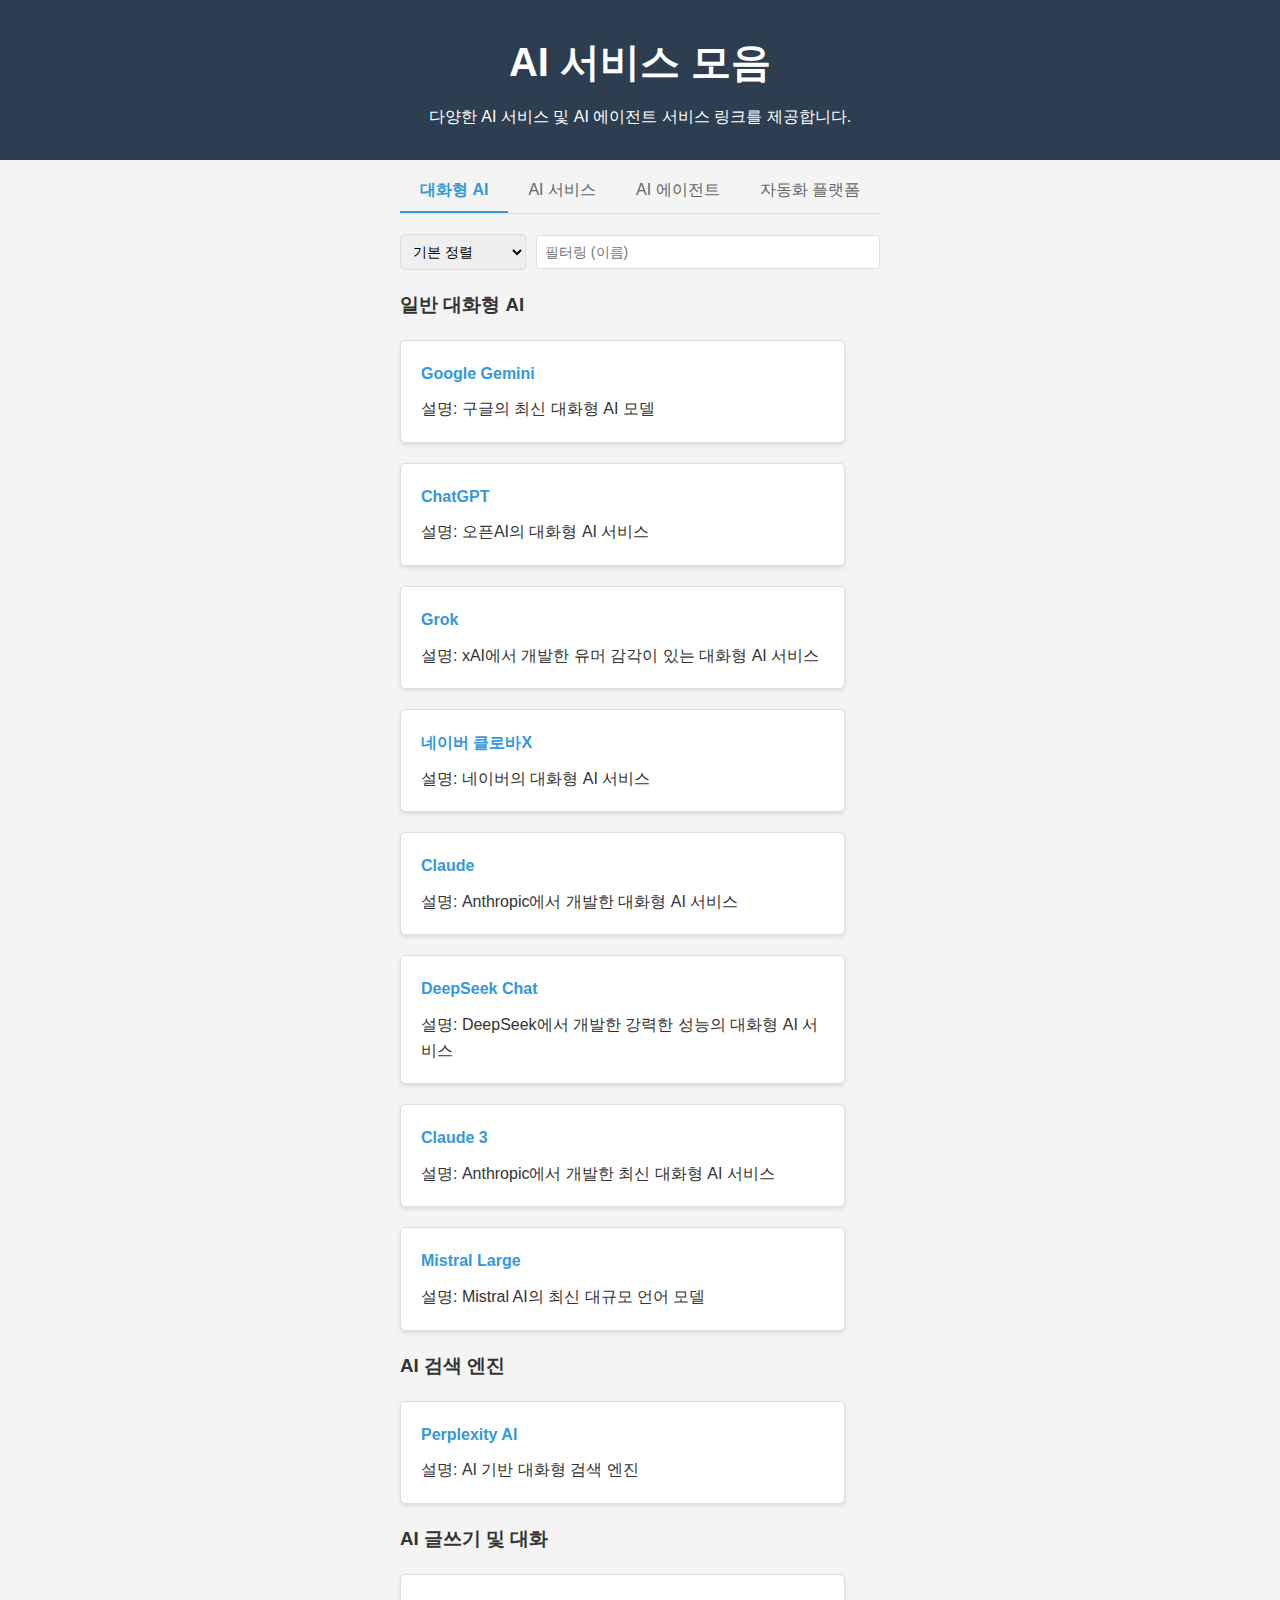
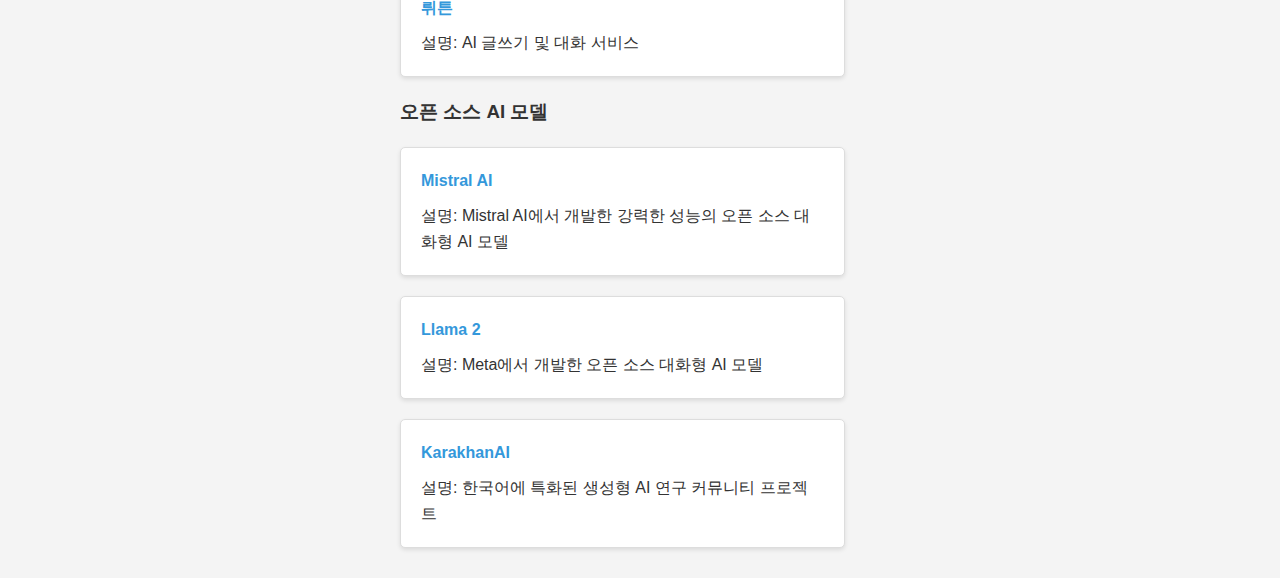
<file: index.html>
<!DOCTYPE html>
<html lang="ko" id="htmlTag">

<head>
    <meta charset="UTF-8">
    <meta name="viewport" content="width=device-width, initial-scale=1.0">
    <meta http-equiv="Cache-Control" content="no-cache, no-store, must-revalidate">
    <meta http-equiv="Pragma" content="no-cache">
    <meta http-equiv="Expires" content="0">
    <title>AI 서비스 & AI 에이전트 서비스 모음</title>
    <link rel="stylesheet" href="style.css?v=20250310" type="text/css">
    <script src="script.js?v=20250307" type="text/javascript" defer></script>
    <!-- Google tag (gtag.js) -->
    <script async src="https://www.googletagmanager.com/gtag/js?id=G-CDKL8XRGP4"></script>
    <script>
        window.dataLayer = window.dataLayer || [];
        function gtag() { dataLayer.push(arguments); }
        gtag('js', new Date());
        gtag('config', 'G-CDKL8XRGP4');
    </script>
</head>

<body>
    <div class="loading-overlay" id="loadingOverlay">
        <div class="loading-spinner"></div>
    </div>
    <!-- <div class="language-select-container">
        <select id="languageSelect">
            <option value="ko">한국어</option>
            <option value="en">English</option>
        </select>
    </div> -->
    <header>
        <div class="container">
            <h1 data-i18n="title">AI 서비스 모음</h1>
            <p data-i18n="description">다양한 AI 서비스 및 AI 에이전트 서비스 링크를 제공합니다.</p>
        </div>
    </header>
    <main class="container">
        <div class="tab-menu">
            <div class="tab-buttons">
                <button class="tab-button active" data-tab="conversational_ai" data-i18n="conversational_ai">대화형
                    AI</button>
                <button class="tab-button" data-tab="ai_services" data-i18n="ai_services">AI 서비스</button>
                <button class="tab-button" data-tab="ai_agents" data-i18n="ai_agents">AI 에이전트</button>
                <button class="tab-button" data-tab="automation_platforms" data-i18n="automation_platforms">자동화
                    플랫폼</button>
            </div>
            <select class="tab-select" data-i18n="tab_select">
                <option value="" disabled selected hidden data-i18n="tab_select_placeholder">탭 선택</option>
                <option value="conversational_ai" data-i18n="conversational_ai">대화형 AI</option>
                <option value="ai_services" data-i18n="ai_services">AI 서비스</option>
                <option value="ai_agents" data-i18n="ai_agents">AI 에이전트</option>
                <option value="automation_platforms" data-i18n="automation_platforms">자동화 플랫폼</option>
                </option>
            </select>
        </div>
        <div class="sort-filter-container">
            <select id="sortSelect">
                <option value="default" data-i18n="sort_default">기본 정렬</option>
                <option value="asc" data-i18n="sort_asc">이름 오름차순</option>
                <option value="desc" data-i18n="sort_desc">이름 내림차순</option>
            </select>
            <input type="text" id="filterInput" placeholder="필터링 (이름)" data-i18n="filter_placeholder">
        </div>
        <div class="tab-container">
            <section class="tab-content active" id="conversational_ai">
                <div class="service-list">
                    <h3 class="service-list-title" data-i18n="general_conversational_ai">일반 대화형 AI</h3>
                    <div class="service-item conversational-ai general">
                        <a href="https://gemini.google.com/" target="_blank">Google Gemini</a>
                        <p data-i18n="gemini_description">설명: 구글의 최신 대화형 AI 모델</p>
                    </div>
                    <div class="service-item conversational-ai general">
                        <a href="https://chat.openai.com/" target="_blank">ChatGPT</a>
                        <p data-i18n="chatgpt_description">설명: 오픈AI의 대화형 AI 서비스</p>
                    </div>
                    <div class="service-item conversational-ai general">
                        <a href="https://x.ai/" target="_blank">Grok</a>
                        <p data-i18n="grok_description">설명: xAI에서 개발한 유머 감각이 있는 대화형 AI 서비스</p>
                    </div>
                    <div class="service-item conversational-ai general">
                        <a href="https://clova-x.naver.com/" target="_blank">네이버 클로바X</a>
                        <p data-i18n="clova_description">설명: 네이버의 대화형 AI 서비스</p>
                    </div>
                    <div class="service-item conversational-ai general">
                        <a href="https://claude.ai/" target="_blank">Claude</a>
                        <p data-i18n="claude_description">설명: Anthropic에서 개발한 대화형 AI 서비스</p>
                    </div>
                    <div class="service-item conversational-ai general">
                        <a href="https://chat.deepseek.com/" target="_blank">DeepSeek Chat</a>
                        <p data-i18n="deepseek_description">설명: DeepSeek에서 개발한 강력한 성능의 대화형 AI 서비스</p>
                    </div>
                    <div class="service-item conversational-ai general">
                        <a href="https://chat.anthropic.com/" target="_blank">Claude 3</a>
                        <p data-i18n="claude3_description">설명: Anthropic에서 개발한 최신 대화형 AI 서비스</p>
                    </div>
                    <div class="service-item conversational-ai general">
                        <a href="https://chat.mistral.ai/" target="_blank">Mistral Large</a>
                        <p data-i18n="mistral_large_description">설명: Mistral AI의 최신 대규모 언어 모델</p>
                    </div>
                    <h3 class="service-list-title" data-i18n="ai_search_engine">AI 검색 엔진</h3>
                    <div class="service-item conversational-ai search">
                        <a href="https://www.perplexity.ai/" target="_blank">Perplexity AI</a>
                        <p data-i18n="perplexity_description">설명: AI 기반 대화형 검색 엔진</p>
                    </div>
                    <h3 class="service-list-title" data-i18n="ai_write_and_conversation">AI 글쓰기 및 대화</h3>
                    <div class="service-item conversational-ai write">
                        <a href="https://wrtn.ai/" target="_blank">뤼튼</a>
                        <p data-i18n="wrtn_description">설명: AI 글쓰기 및 대화 서비스</p>
                    </div>

                    <h3 class="service-list-title" data-i18n="opensource_ai_model">오픈 소스 AI 모델</h3>
                    <div class="service-item conversational-ai open-source">
                        <a href="https://mistral.ai/" target="_blank">Mistral AI</a>
                        <p data-i18n="mistral_description">설명: Mistral AI에서 개발한 강력한 성능의 오픈 소스 대화형 AI 모델</p>
                    </div>
                    <div class="service-item conversational-ai open-source">
                        <a href="https://llama.meta.com/" target="_blank">Llama 2</a>
                        <p data-i18n="llama2_description">설명: Meta에서 개발한 오픈 소스 대화형 AI 모델</p>
                    </div>
                    <div class="service-item conversational-ai open-source">
                        <a href="https://karakhan.ai/" target="_blank">KarakhanAI</a>
                        <p data-i18n="karakhan_description">설명: 한국어에 특화된 생성형 AI 연구 커뮤니티 프로젝트</p>
                    </div>
                </div>
            </section>
            <section class="tab-content" id="ai_services">
                <div class="service-list">
                    <h3 class="service-list-title" data-i18n="code_assistant">코드 어시스턴트</h3>
                    <div class="service-item ai-service code-assistant">
                        <a href="https://codeassist.google/products/business" target="_blank">Gemini Code Assist</a>
                        <p data-i18n="gemini_code_assist_description">설명: 구글의 AI 기반 코딩 지원 서비스</p>
                    </div>
                    <div class="service-item ai-service code-assistant">
                        <a href="https://github.com/features/copilot" target="_blank">GitHub Copilot</a>
                        <p data-i18n="github_copilot_description">설명: GitHub의 AI 기반 코딩 지원 서비스</p>
                    </div>
                    <div class="service-item ai-service code-assistant">
                        <a href="https://www.tabnine.com/" target="_blank">Tabnine</a>
                        <p data-i18n="tabnine_description">설명: AI 기반 자동 코드 완성 서비스</p>
                    </div>
                    <div class="service-item ai-service code-assistant">
                        <a href="https://aws.amazon.com/ko/codewhisperer/" target="_blank">AWS CodeWhisperer</a>
                        <p data-i18n="aws_codewhisperer_description">설명: AI 기반 코딩 서비스</p>
                    </div>
                    <div class="service-item ai-service code-assistant">
                        <a href="https://www.codeium.com/" target="_blank">Codeium</a>
                        <p data-i18n="codeium_description">설명: AI 기반 코드 완성 및 코드 생성 서비스</p>
                    </div>
                    <div class="service-item ai-service code-assistant">
                        <a href="https://www.amazonq.com/" target="_blank">Amazon Q</a>
                        <p data-i18n="amazon_q_description">설명: AWS의 AI 기반 코딩 어시스턴트</p>
                    </div>
                    <div class="service-item ai-service code-assistant">
                        <a href="https://www.replit.com/ai" target="_blank">Replit AI</a>
                        <p data-i18n="replit_ai_description">설명: Replit의 AI 기반 코딩 지원 서비스</p>
                    </div>
                    <h3 class="service-list-title" data-i18n="medical_imaging">의료 영상 분석</h3>
                    <div class="service-item ai-service medical-imaging">
                        <a href="https://lunit.io/products/lunit-insight-cxr" target="_blank">루닛 인사이트 CXR</a>
                        <p data-i18n="lunit_description">설명: 흉부 엑스레이 영상 분석 AI 서비스</p>
                    </div>
                    <h3 class="service-list-title" data-i18n="multimedia_edit">멀티미디어 편집</h3>
                    <div class="service-item ai-service multimedia-edit">
                        <a href="https://www.supertone.ai/" target="_blank">수퍼톤</a>
                        <p data-i18n="supertone_description">설명: AI 기반 음성 편집 서비스</p>
                    </div>
                    <div class="service-item ai-service multimedia-edit">
                        <a href="https://vrew.voyagerx.com/" target="_blank">브루</a>
                        <p data-i18n="vrew_description">설명: 영상 편집 자동화 AI 서비스</p>
                    </div>
                    <div class="service-item ai-service multimedia-edit">
                        <a href="https://touniverse.com/service/image-generation" target="_blank">Uni AI 이미지 생성</a>
                        <p data-i18n="uni_description">설명: AI 이미지 생성 서비스</p>
                    </div>
                    <div class="service-item ai-service multimedia-edit">
                        <a href="https://kr.kakaobrain.com/minidol" target="_blank">미니돌</a>
                        <p data-i18n="minidol_description">설명: AI 기반 이미지 편집 서비스</p>
                    </div>
                    <div class="service-item ai-service multimedia-edit">
                        <a href="https://www.runwayml.com/" target="_blank">Runway</a>
                        <p data-i18n="runway_description">설명: AI 기반 영상 생성 및 편집 서비스</p>
                    </div>
                    <div class="service-item ai-service multimedia-edit">
                        <a href="https://www.descript.com/" target="_blank">Descript</a>
                        <p data-i18n="descript_description">설명: AI 기반 오디오/비디오 편집 서비스</p>
                    </div>
                    <h3 class="service-list-title" data-i18n="security_detection">보안 탐지</h3>
                    <div class="service-item ai-service security-detection">
                        <a href="https://lablup.com/ko/mindsweeper/" target="_blank">마인드스위퍼</a>
                        <p data-i18n="mindsweeper_description">설명: AI 기반 악성코드 탐지 서비스</p>
                    </div>
                </div>
            </section>
            <section class="tab-content" id="ai_agents">
                <div class="service-list">
                    <h3 class="service-list-title" data-i18n="general_ai_agents">일반 AI 에이전트</h3>
                    <div class="service-item ai-agent general-agent">
                        <a href="https://openai.com/blog/function-calling-and-other-api-updates" target="_blank">오픈AI
                            에이전트</a>
                        <p data-i18n="openai_agent_description">설명: 오픈AI의 AI 에이전트 서비스</p>
                    </div>
                    <h3 class="service-list-title" data-i18n="autonomous_ai_agents">자율 AI 에이전트</h3>
                    <div class="service-item ai-agent autonomous-agent">
                        <a href="https://github.com/Significant-Gravitas/Auto-GPT" target="_blank">Auto-GPT</a>
                        <p data-i18n="auto_gpt_description">설명: 자율적으로 목표를 수행하는 AI 에이전트</p>
                    </div>
                    <div class="service-item ai-agent autonomous-agent">
                        <a href="https://github.com/yoheinakajima/babyagi" target="_blank">BabyAGI</a>
                        <p data-i18n="babyagi_description">설명: 작업 기반 AI 에이전트</p>
                    </div>
                    <h3 class="service-list-title" data-i18n="coding_ai_agents">코딩 AI 에이전트</h3>
                    <div class="service-item ai-agent coding-agent">
                        <a href="https://github.com/e2b-dev/e2b" target="_blank">E2B</a>
                        <p data-i18n="e2b_description">설명: 코딩 AI 에이전트</p>
                    </div>
                    <h3 class="service-list-title" data-i18n="multimodal_ai_agents">멀티모달 AI 에이전트</h3>
                    <div class="service-item ai-agent multimodal-agent">
                        <a href="https://github.com/microsoft/JARVIS" target="_blank">JARVIS</a>
                        <p data-i18n="jarvis_description">설명: 멀티모달 AI 에이전트</p>
                    </div>
                    <h3 class="service-list-title" data-i18n="framework_ai_agents">AI Agent Framework</h3>
                    <div class="service-item ai-agent framework-ai-agent">
                        <a href="https://github.com/crewAIInc/crewAI" target="_blank">CrewAI</a>
                        <p data-i18n="crewai_description">설명: João Moura가 만든 오픈소스 다중 에이전트 오케스트레이션 프레임워크</p>
                    </div>
                    <div class="service-item ai-agent framework-ai-agent">
                        <a href="https://github.com/microsoft/autogen" target="_blank">AutoGen</a>
                        <p data-i18n="autogen_description">설명: Microsoft에서 개발한 오픈소스 프레임워크</p>
                    </div>
                    <div class="service-item ai-agent framework-ai-agent">
                        <a href="https://github.com/langchain-ai/langgraph" target="_blank">LangGraph</a>
                        <p data-i18n="lang_graph_description">설명: LangChain 생태계에서 파생된 프레임워크</p>
                    </div>
                    <div class="service-item ai-agent framework-ai-agent">
                        <a href="https://github.com/openai/swarm" target="_blank">OpenAI Swarm</a>
                        <p data-i18n="openai_swam_description">설명: OpenAI에서 개발한 경량 프레임워크</p>
                    </div>
                    <div class="service-item ai-agent framework-ai-agent">
                        <a href="https://github.com/agno-agi/agno" target="_blank">Phidata</a>
                        <p data-i18n="phidata_description">설명: 장기 기억, 문맥 지식, 작업 실행 능력을 갖춘 AI 어시스턴트를 구축하기 위한 프레임워크</p>
                    </div>
                    <div class="service-item ai-agent framework-ai-agent">
                        <a href="https://github.com/TransformerOptimus/SuperAGI" target="_blank">SuperAGI</a>
                        <p data-i18n="superagi_description">설명: 자율적이고 효율적인 AI 에이전트를 만들기 위한 오픈소스 프레임워크</p>
                    </div>
                    <div class="service-item ai-agent framework-ai-agent">
                        <a href="https://github.com/OpenBMB/AgentVerse" target="_blank">AgentVerse</a>
                        <p data-i18n="agentverse_description">설명: 다중 에이전트 시뮬레이션을 위한 프레임워크</p>
                    </div>
                    <div class="service-item ai-agent framework-ai-agent">
                        <a href="https://github.com/OpenBMB/OpenAgents" target="_blank">OpenAgents</a>
                        <p data-i18n="openagents_description">설명: 웹 브라우징, 데이터 분석, 파이썬 코딩을 지원하는 오픈소스 AI 에이전트</p>
                    </div>
                    <div class="service-item ai-agent framework-ai-agent">
                        <a href="https://github.com/OpenBMB/CPM-Bee" target="_blank">CPM-Bee</a>
                        <p data-i18n="cpm_bee_description">설명: 중국어와 영어를 지원하는 오픈소스 대규모 언어 모델</p>
                    </div>
                </div>
            </section>
            <section class="tab-content" id="automation_platforms">
                <div class="service-list">
                    <div class="service-item automation-platform">
                        <a href="https://www.make.com/" target="_blank">Make (이전의 Integromat)</a>
                        <p data-i18n="make_description">설명: 다양한 앱과 서비스를 연결하여 워크플로우를 자동화하는 플랫폼</p>
                    </div>
                    <div class="service-item automation-platform">
                        <a href="https://zapier.com/" target="_blank">Zapier</a>
                        <p data-i18n="zapier_description">설명: 웹 애플리케이션 연결 및 자동화 플랫폼</p>
                    </div>
                    <div class="service-item automation-platform">
                        <a href="https://n8n.io/" target="_blank">n8n</a>
                        <p data-i18n="n8n_description">설명: 오픈 소스 워크플로우 자동화 도구</p>
                    </div>
                    <div class="service-item automation-platform">
                        <a href="https://ifttt.com/" target="_blank">IFTTT</a>
                        <p data-i18n="ifttt_description">설명: 다양한 앱과 기기를 연결하여 자동화하는 플랫폼</p>
                    </div>
                    <div class="service-item automation-platform">
                        <a href="https://www.automationanywhere.com/" target="_blank">Automation Anywhere</a>
                        <p data-i18n="automation_anywhere_description">설명: AI 기반 RPA 자동화 플랫폼</p>
                    </div>
                    <div class="service-item automation-platform">
                        <a href="https://www.uipath.com/" target="_blank">UiPath</a>
                        <p data-i18n="uipath_description">설명: AI 기반 RPA 자동화 플랫폼</p>
                    </div>
                </div>
            </section>
        </div>
    </main>
</body>

</html>
</file>
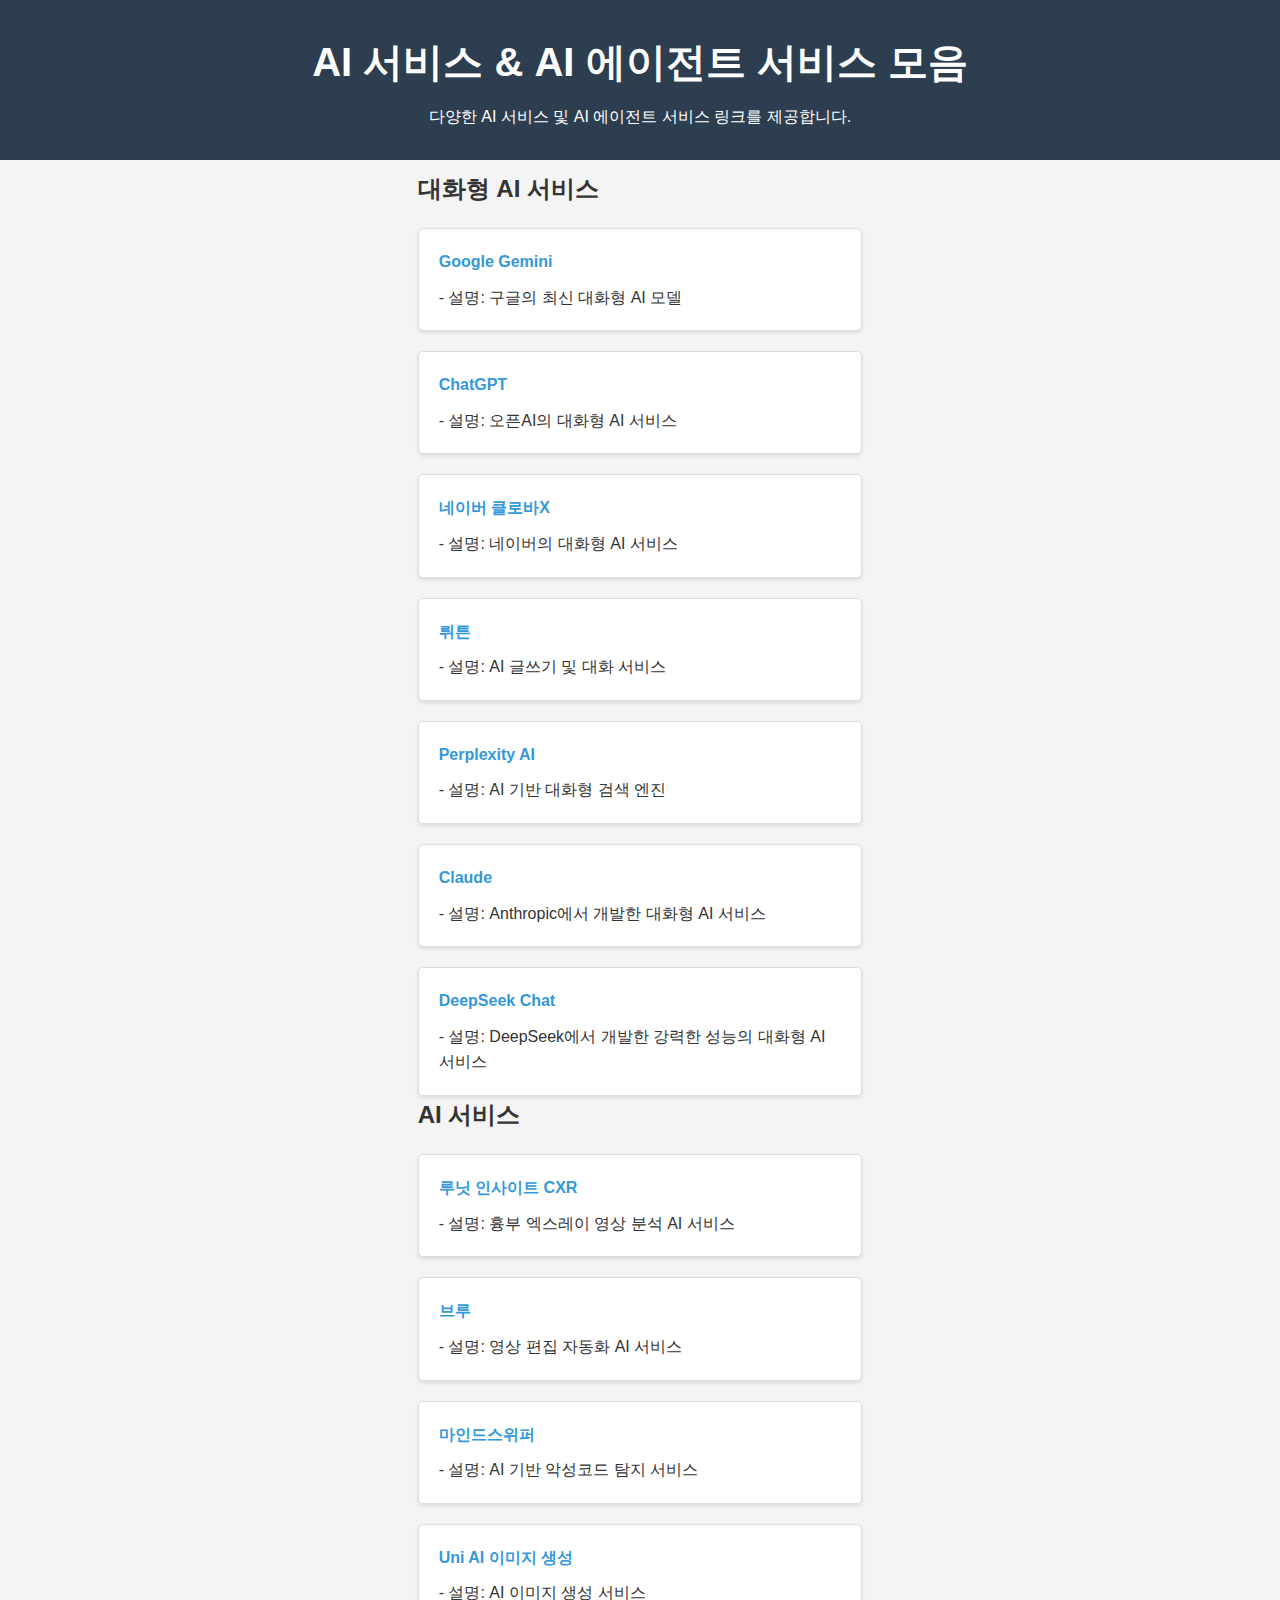
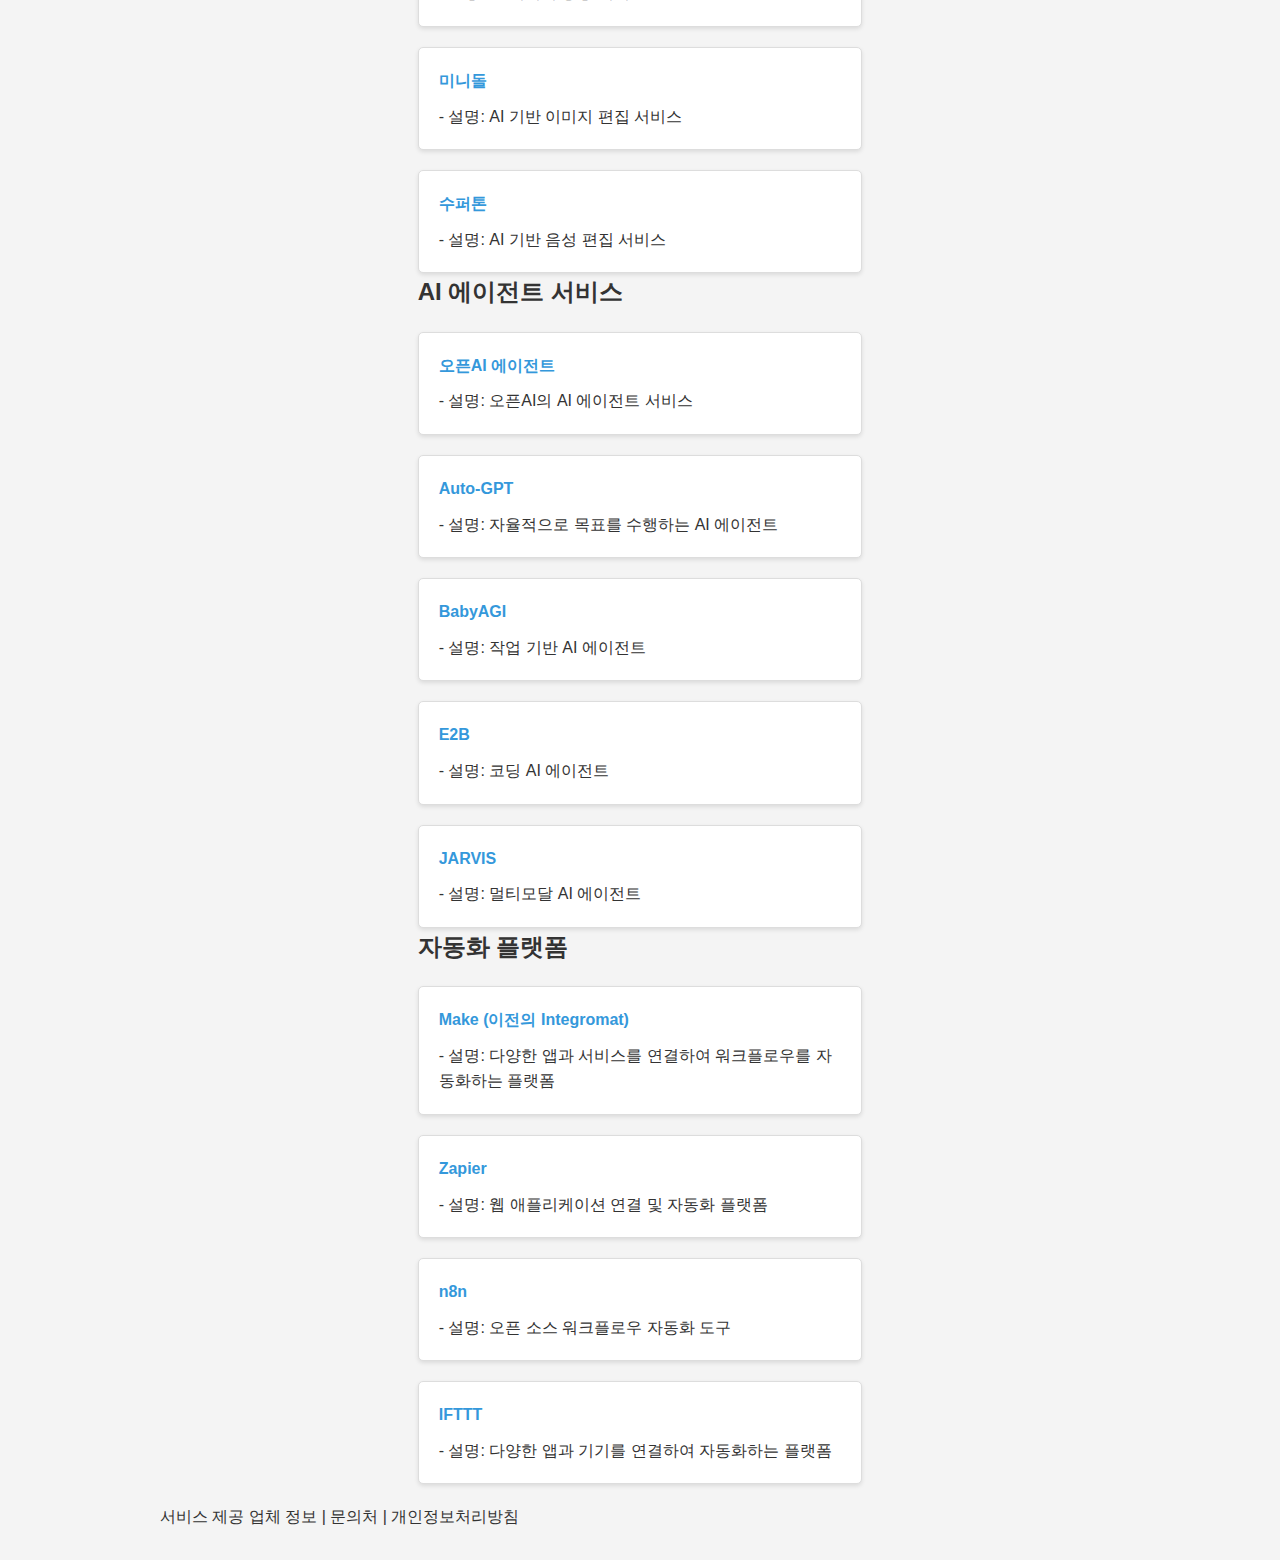
<file: ai.html>
<!DOCTYPE html>
<html lang="ko">
<head>
    <meta charset="UTF-8">
    <meta name="viewport" content="width=device-width, initial-scale=1.0">
    <title>AI 서비스 & AI 에이전트 서비스 모음</title>
    <link rel="stylesheet" href="style.css">
    <script src="script.js" defer></script>
</head>
<body>
    <header>
        <div class="container">
            <h1 data-i18n="title">AI 서비스 & AI 에이전트 서비스 모음</h1>
            <p data-i18n="description">다양한 AI 서비스 및 AI 에이전트 서비스 링크를 제공합니다.</p>
        </div>
    </header>
    <main class="container">
        <section class="service-list">
            <h2 data-i18n="conversational_ai">대화형 AI 서비스</h2>
            <div class="service-item">
                <a href="https://gemini.google.com/">Google Gemini</a> - <span data-i18n="gemini_description">설명: 구글의 최신 대화형 AI 모델</span>
            </div>
            <div class="service-item">
                <a href="https://chat.openai.com/">ChatGPT</a> - <span data-i18n="chatgpt_description">설명: 오픈AI의 대화형 AI 서비스</span>
            </div>
            <div class="service-item">
                <a href="https://clova-x.naver.com/">네이버 클로바X</a> - <span data-i18n="clova_description">설명: 네이버의 대화형 AI 서비스</span>
            </div>
            <div class="service-item">
                <a href="https://wrtn.ai/">뤼튼</a> - <span data-i18n="wrtn_description">설명: AI 글쓰기 및 대화 서비스</span>
            </div>
            <div class="service-item">
                <a href="https://www.perplexity.ai/">Perplexity AI</a> - <span data-i18n="perplexity_description">설명: AI 기반 대화형 검색 엔진</span>
            </div>
            <div class="service-item">
                <a href="https://claude.ai/">Claude</a> - <span data-i18n="claude_description">설명: Anthropic에서 개발한 대화형 AI 서비스</span>
            </div>
            <div class="service-item">
                <a href="https://chat.deepseek.com/">DeepSeek Chat</a> - <span data-i18n="deepseek_description">설명: DeepSeek에서 개발한 강력한 성능의 대화형 AI 서비스</span>
            </div>
        </section>
        <section class="service-list">
            <h2 data-i18n="ai_services">AI 서비스</h2>
            <div class="service-item">
                <a href="https://lunit.io/products/lunit-insight-cxr">루닛 인사이트 CXR</a> - <span data-i18n="lunit_description">설명: 흉부 엑스레이 영상 분석 AI 서비스</span>
            </div>
            <div class="service-item">
                <a href="https://vrew.voyagerx.com/">브루</a> - <span data-i18n="vrew_description">설명: 영상 편집 자동화 AI 서비스</span>
            </div>
            <div class="service-item">
                <a href="https://lablup.com/ko/mindsweeper/">마인드스위퍼</a> - <span data-i18n="mindsweeper_description">설명: AI 기반 악성코드 탐지 서비스</span>
            </div>
            <div class="service-item">
                <a href="https://touniverse.com/service/image-generation">Uni AI 이미지 생성</a> - <span data-i18n="uni_description">설명: AI 이미지 생성 서비스</span>
            </div>
            <div class="service-item">
                <a href="https://kr.kakaobrain.com/minidol">미니돌</a> - <span data-i18n="minidol_description">설명: AI 기반 이미지 편집 서비스</span>
            </div>
            <div class="service-item">
                <a href="https://www.supertone.ai/">수퍼톤</a> - <span data-i18n="supertone_description">설명: AI 기반 음성 편집 서비스</span>
            </div>
        </section>
        <section class="service-list">
            <h2 data-i18n="ai_agents">AI 에이전트 서비스</h2>
            <div class="service-item">
                <a href="https://openai.com/blog/function-calling-and-other-api-updates">오픈AI 에이전트</a> - <span data-i18n="openai_agent_description">설명: 오픈AI의 AI 에이전트 서비스</span>
            </div>
            <div class="service-item">
                <a href="https://github.com/Significant-Gravitas/Auto-GPT">Auto-GPT</a> - <span data-i18n="auto_gpt_description">설명: 자율적으로 목표를 수행하는 AI 에이전트</span>
            </div>
            <div class="service-item">
                <a href="https://github.com/yoheinakajima/babyagi">BabyAGI</a> - <span data-i18n="babyagi_description">설명: 작업 기반 AI 에이전트</span>
            </div>
            <div class="service-item">
                <a href="https://github.com/e2b-dev/e2b">E2B</a> - <span data-i18n="e2b_description">설명: 코딩 AI 에이전트</span>
            </div>
            <div class="service-item">
                <a href="https://github.com/microsoft/JARVIS">JARVIS</a> - <span data-i18n="jarvis_description">설명: 멀티모달 AI 에이전트</span>
            </div>
        </section>
        <section class="service-list">
            <h2 data-i18n="automation_platforms">자동화 플랫폼</h2>
            <div class="service-item">
                <a href="https://www.make.com/">Make (이전의 Integromat)</a> - <span data-i18n="make_description">설명: 다양한 앱과 서비스를 연결하여 워크플로우를 자동화하는 플랫폼</span>
            </div>
            <div class="service-item">
                <a href="https://zapier.com/">Zapier</a> - <span data-i18n="zapier_description">설명: 웹 애플리케이션 연결 및 자동화 플랫폼</span>
            </div>
            <div class="service-item">
                <a href="https://n8n.io/">n8n</a> - <span data-i18n="n8n_description">설명: 오픈 소스 워크플로우 자동화 도구</span>
            </div>
            <div class="service-item">
                <a href="https://ifttt.com/">IFTTT</a> - <span data-i18n="ifttt_description">설명: 다양한 앱과 기기를 연결하여 자동화하는 플랫폼</span>
            </div>
        </section>
    </main>
    <footer>
        <div class="container">
            <p data-i18n="footer">서비스 제공 업체 정보 | 문의처 | 개인정보처리방침</p>
        </div>
    </footer>
</body>
</html>
</file>
<file: style.css>
/*--------------------------------------------------------------------
  CSS Reset & General Styles
--------------------------------------------------------------------*/
* {
  margin: 0;
  padding: 0;
  box-sizing: border-box;
}

/* Variables */
:root {
  --primary-color: #3498db; /* Blue */
  --secondary-color: #2c3e50; /* Dark Blue */
  --text-color: #333;
  --background-color: #f4f4f4;
  --light-gray: #eee;
  --border-color: #ddd;
  --link-color: var(--primary-color);
  --link-hover-color: #2980b9;
  --font-family: 'Segoe UI', Tahoma, Geneva, Verdana, sans-serif;
}

body {
  font-family: var(--font-family);
  background-color: var(--background-color);
  color: var(--text-color);
  line-height: 1.6;
  min-height: 100vh;
  display: flex;
  flex-direction: column;
  padding-bottom: 20px;
}

.container {
  max-width: 1000px;
  margin: 10px auto; /* Added margin for top/bottom */
  padding: 0 20px;
}

/*--------------------------------------------------------------------
  Header Styles
--------------------------------------------------------------------*/
header {
  background-color: var(--secondary-color);
  color: #fff;
  padding: 20px 0;
  text-align: center;
  position: sticky;
  top: 0;
  z-index: 100;
}

header h1 {
  margin-bottom: 10px;
  font-size: 2.5em;
}

/*--------------------------------------------------------------------
  Main Content & Tab Styles
--------------------------------------------------------------------*/
main {
  padding: 20px 0;
  flex-grow: 1;
  display: flex;
  flex-direction: column;
}

/* Tab Menu */
.tab-menu {
  display: flex;
  border-bottom: 1px solid var(--border-color);
  margin-bottom: 20px;
  position: sticky;
  top: 68px;
  z-index: 10;
  background-color: var(--background-color);
  align-items: center; /* Center items vertically */
}
.tab-menu > * {
  /* Target both buttons and select inside tab-menu */
  flex-shrink: 0; /* Prevent items from shrinking */
}

.tab-buttons {
  display: flex;
  flex-wrap: nowrap;
  overflow-x: auto;
  white-space: nowrap;
  -webkit-overflow-scrolling: touch; /* Smooth scrolling on iOS */
}

.tab-button {
  background: none;
  border: none;
  padding: 10px 20px;
  cursor: pointer;
  font-size: 16px;
  border-bottom: 2px solid transparent;
  transition: border-color 0.3s ease, color 0.3s ease; /* Add color transition */
  color: #666;
}

.tab-button.active {
  border-color: var(--primary-color);
  color: var(--primary-color);
  font-weight: bold;
}

/* Tab Select (Mobile) */
.tab-select {
  display: none;
  width: 100%; /* Make it full width on mobile */
  padding: 10px;
  border: 1px solid var(--border-color);
  border-radius: 4px;
  font-size: 16px;
  -webkit-appearance: menulist; /* Override default appearance */
  -moz-appearance: menulist;
  appearance: menulist;
  cursor: pointer;
}

.tab-select:focus {
  outline: none;
  border-color: #007bff;
  box-shadow: 0 0 5px rgba(0, 123, 255, 0.5);
}

.tab-select option {
  font-size: 16px;
  padding: 10px;
}


/* Tab Content */
.tab-container {
  /* flex-grow: 1; */
  min-height: 300px; 
}

.tab-content {
  display: none;
}

.tab-content.active {
  display: block;
}

/*--------------------------------------------------------------------
  Service List Styles
--------------------------------------------------------------------*/
.service-list {
  display: grid;
  grid-template-columns: repeat(auto-fit, minmax(250px, 444.625px));
  gap: 20px;
}

.service-item {
  background-color: #fff;
  border: 1px solid var(--border-color);
  padding: 20px;
  border-radius: 5px;
  box-shadow: 0 2px 4px rgba(0, 0, 0, 0.1);
  transition: transform 0.3s ease;
}

.service-item:hover {
  transform: translateY(-5px);
}

.service-item a {
  text-decoration: none;
  color: var(--link-color);
  font-weight: bold;
  display: block;
  margin-bottom: 10px;
  transition: color 0.3s ease;
}

.service-item a:hover {
  color: var(--link-hover-color);
}

.service-item p {
  margin: 0;
  color: var(--text-color);
}

/*--------------------------------------------------------------------
  Responsive Design
--------------------------------------------------------------------*/
@media (max-width: 768px) {
  .container {
    padding: 0 10px;
  }

  .service-list {
    grid-template-columns: 1fr;
  }
  .tab-buttons {
    display: none; /* Hide tab buttons on mobile */
  }
  .tab-select {
    display: block; /* Show tab select on mobile */
  }
  
  header h1 {
    font-size: 2em;
  }
}

/*--------------------------------------------------------------------
  Loading Overlay & Spinner
--------------------------------------------------------------------*/
.loading-overlay {
  position: fixed;
  top: 0;
  left: 0;
  width: 100%;
  height: 100%;
  background-color: rgba(255, 255, 255, 0.7); /* Semi-transparent white */
  display: flex;
  justify-content: center;
  align-items: center;
  z-index: 1000; /* Ensure it's on top */
}

.loading-spinner {
  border: 8px solid rgba(0, 0, 0, 0.1);
  border-left-color: var(--primary-color);
  border-radius: 50%;
  width: 50px;
  height: 50px;
  animation: spin 1s linear infinite;
}

@keyframes spin {
  0% {
    transform: rotate(0deg);
  }
  100% {
    transform: rotate(360deg);
  }
}

/*--------------------------------------------------------------------
  Sort and Filter
--------------------------------------------------------------------*/
.sort-filter-container {
  margin-bottom: 20px;
  display: flex;
  gap: 10px;
  align-items: center;
}

#sortSelect,
#filterInput {
  padding: 8px;
  border: 1px solid var(--border-color);
  border-radius: 4px;
  font-size: 14px;
}

#filterInput {
  flex-grow: 1;
}
</file>
